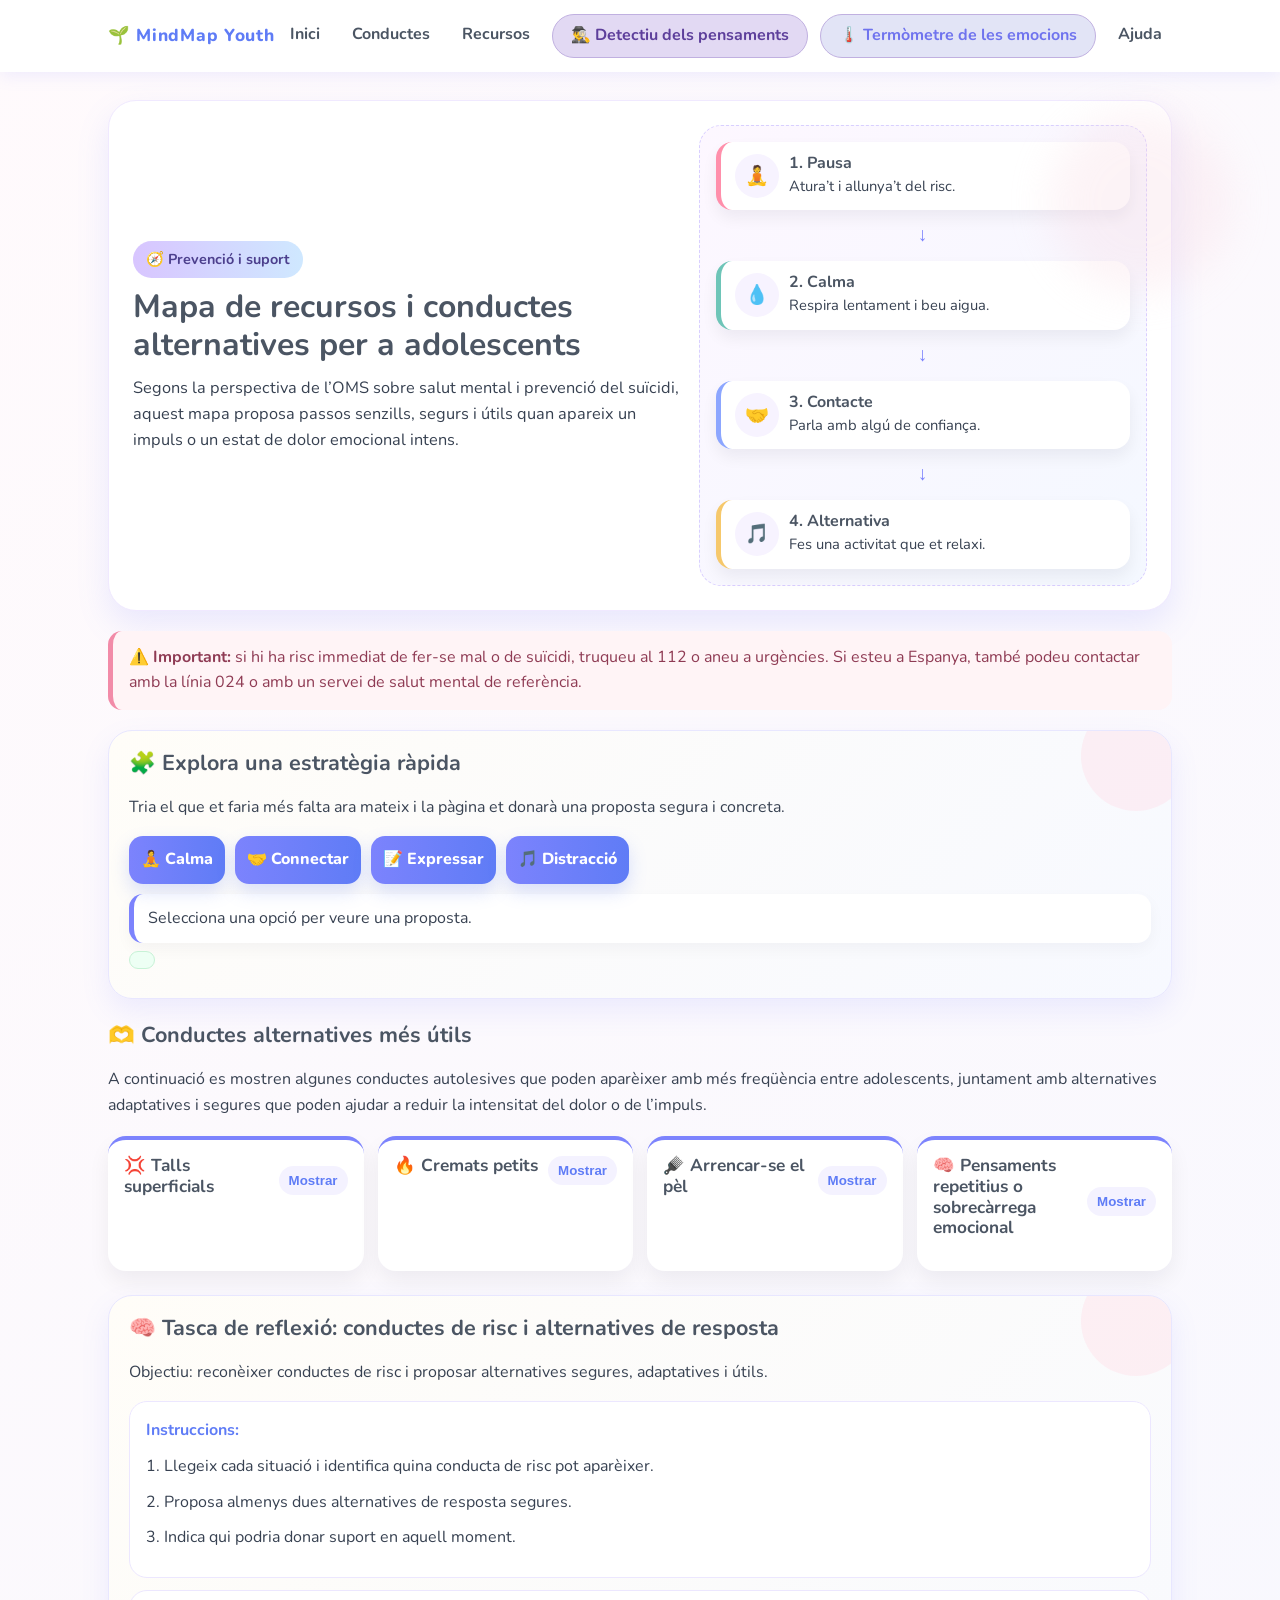
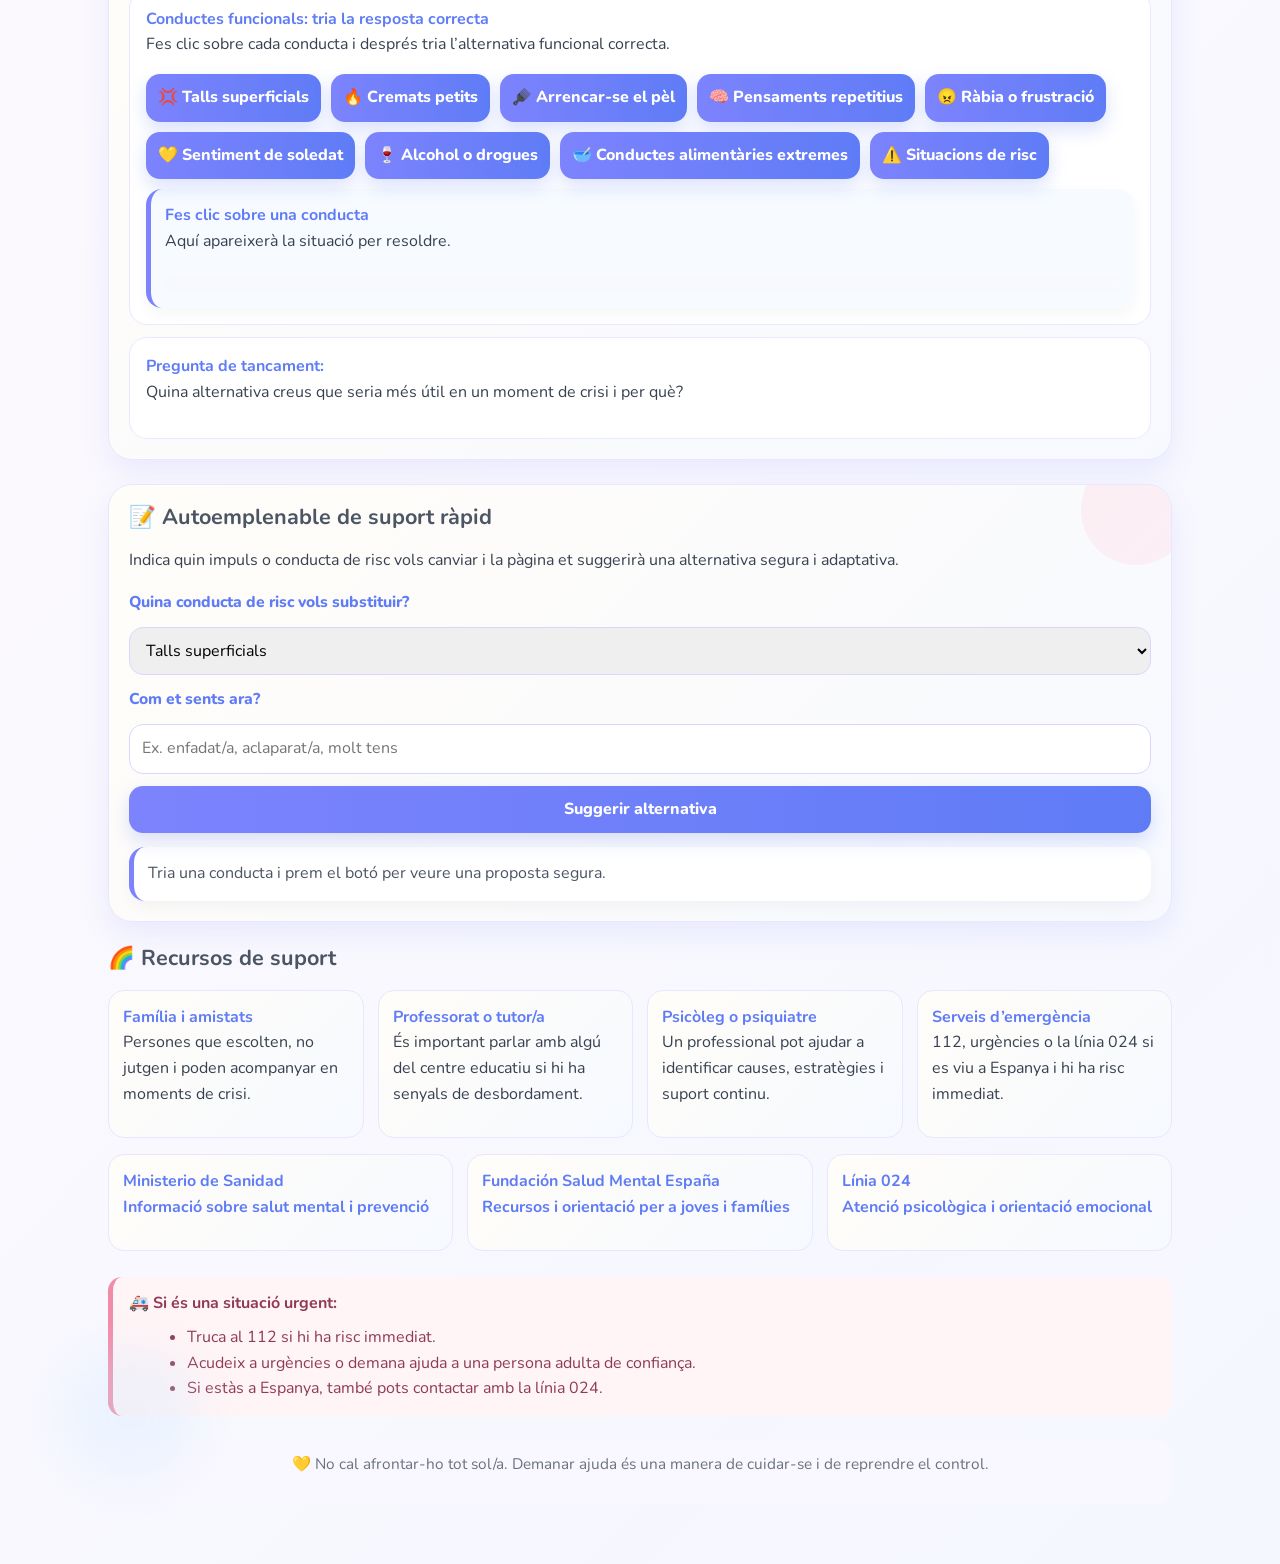
<file: index.html>
<!DOCTYPE html>
<html lang="ca">
<head>
  <meta charset="UTF-8" />
  <meta name="viewport" content="width=device-width, initial-scale=1.0" />
  <title>Mapa de recursos i conductes alternatives</title>
  <style>
    @import url('https://fonts.googleapis.com/css2?family=Nunito:wght@400;600;700;800&family=Manrope:wght@500;700;800&display=swap');

    :root {
      --rosa: #f7d6e0;
      --lila: #d8c5ff;
      --blau: #cfe8ff;
      --verd: #dff5e1;
      --groc: #fff2c2;
      --text: #374151;
      --titol: #4b5563;
      --blanc: #ffffff;
      --accent: #7c83fd;
      --accent-2: #5f7cf6;
    }

    * { box-sizing: border-box; }
    body {
      margin: 0;
      font-family: "Nunito", "Segoe UI", sans-serif;
      background: linear-gradient(135deg, #fffafc 0%, #f5f7ff 100%);
      color: var(--text);
      line-height: 1.6;
    }

    .barra-superior {
      background: rgba(255, 255, 255, 0.95);
      backdrop-filter: blur(8px);
      position: sticky;
      top: 0;
      z-index: 10;
      box-shadow: 0 4px 16px rgba(124, 131, 253, 0.12);
    }

    .barra-superior .contenidor-nav {
      max-width: 1100px;
      margin: 0 auto;
      padding: 14px 18px;
      display: flex;
      justify-content: space-between;
      align-items: center;
    }

    .logo {
      font-weight: 800;
      color: var(--accent-2);
      font-size: 1.08rem;
      letter-spacing: 0.04em;
    }

    .menu {
      display: flex;
      gap: 12px;
      flex-wrap: wrap;
    }

    .menu a {
      text-decoration: none;
      color: var(--titol);
      font-weight: 700;
      padding: 8px 10px;
      border-radius: 999px;
      transition: background 0.2s ease, color 0.2s ease;
    }

    .menu a:hover {
      background: #f2eaff;
      color: var(--accent);
    }

    .contenidor {
      max-width: 1100px;
      margin: 0 auto;
      padding: 28px 18px 60px;
      position: relative;
    }

    .blob {
      position: absolute;
      border-radius: 50%;
      filter: blur(20px);
      opacity: 0.28;
      z-index: 0;
      pointer-events: none;
    }

    .blob-rosa { width: 180px; height: 180px; background: var(--rosa); top: 40px; right: -40px; }
    .blob-blau { width: 140px; height: 140px; background: var(--blau); bottom: 80px; left: -30px; }

    header {
      background: var(--blanc);
      border-radius: 28px;
      padding: 24px;
      box-shadow: 0 14px 32px rgba(124, 131, 253, 0.15);
      margin-bottom: 20px;
      border: 1px solid #f0e9ff;
    }

    .etiqueta {
      display: inline-block;
      background: linear-gradient(90deg, var(--lila), var(--blau));
      color: #4c3f8d;
      padding: 7px 13px;
      border-radius: 999px;
      font-size: 0.9rem;
      font-weight: 700;
      margin-bottom: 10px;
    }

    h1, h2, h3 { line-height: 1.2; color: var(--titol); }
    h1 { font-size: 2rem; margin: 0 0 10px; }
    h2 { font-size: 1.35rem; margin-top: 0; }
    p { margin-top: 0; }

    .hero {
      display: grid;
      grid-template-columns: 1.1fr 0.9fr;
      gap: 18px;
      align-items: center;
    }

    .hero p { font-size: 1.02rem; }

    .mapa {
      background: linear-gradient(135deg, #fdf7ff 0%, #f4f8ff 100%);
      border-radius: 22px;
      padding: 16px;
      border: 1px dashed #d9cfff;
      display: grid;
      gap: 10px;
    }

    .nodo {
      background: var(--blanc);
      border-radius: 16px;
      padding: 12px 14px;
      box-shadow: 0 8px 16px rgba(15, 23, 42, 0.06);
      display: flex;
      align-items: center;
      gap: 10px;
    }

    .nodo:nth-child(1) { border-left: 5px solid #ff8fab; }
    .nodo:nth-child(3) { border-left: 5px solid #6ec5b8; }
    .nodo:nth-child(5) { border-left: 5px solid #8ca6ff; }
    .nodo:nth-child(7) { border-left: 5px solid #f6c86b; }

    .icono {
      width: 44px;
      height: 44px;
      border-radius: 50%;
      display: grid;
      place-items: center;
      font-size: 1.2rem;
      background: #f7f3ff;
    }

    .nodo h3 { margin: 0 0 2px; font-size: 1rem; }
    .nodo p { font-size: 0.92rem; margin: 0; }

    .fletxa { text-align: center; color: var(--accent); font-size: 1.2rem; font-weight: 700; }

    .alerta {
      background: #fff4f6;
      border-left: 5px solid #f28ba8;
      padding: 14px 16px;
      border-radius: 14px;
      margin: 20px 0;
      color: #8f3b54;
    }

    .selector-necessitats {
      display: flex;
      flex-wrap: wrap;
      gap: 10px;
      margin: 12px 0 10px;
    }

    .opcio-necessitat {
      border: 1px solid #d9d7ff;
      background: white;
      color: var(--accent-2);
      border-radius: 999px;
      padding: 8px 12px;
      font-weight: 700;
      cursor: pointer;
      transition: transform 0.2s ease, box-shadow 0.2s ease, background 0.2s ease;
    }

    .opcio-necessitat:hover {
      transform: translateY(-1px);
      box-shadow: 0 8px 16px rgba(92, 124, 246, 0.14);
    }

    .opcio-necessitat.escollida {
      background: linear-gradient(90deg, var(--accent), var(--accent-2));
      color: white;
      border-color: transparent;
    }

    .resposta-rapida {
      margin-top: 10px;
      padding: 12px 14px;
      border-radius: 14px;
      background: white;
      border-left: 5px solid var(--accent);
      box-shadow: 0 6px 16px rgba(15, 23, 42, 0.04);
    }

    .missatge-correcte {
      margin-top: 8px;
      padding: 8px 12px;
      border-radius: 12px;
      background: #edfff4;
      color: #1f7a45;
      font-weight: 800;
      border: 1px solid #c7f2d6;
      display: inline-block;
    }

    .targeta-cap {
      display: flex;
      justify-content: space-between;
      align-items: center;
      gap: 10px;
      margin-bottom: 8px;
    }

    .btn-expand {
      border: none;
      background: #f4f2ff;
      color: var(--accent-2);
      font-weight: 700;
      border-radius: 999px;
      padding: 7px 10px;
      cursor: pointer;
    }

    .detall-ocult[hidden] {
      display: none;
    }

    .graella {
      display: grid;
      grid-template-columns: repeat(auto-fit, minmax(250px, 1fr));
      gap: 14px;
      margin: 18px 0 24px;
    }

    .targeta {
      background: var(--blanc);
      border-radius: 18px;
      padding: 16px;
      box-shadow: 0 10px 22px rgba(15, 23, 42, 0.06);
      border-top: 4px solid var(--accent);
    }

    .targeta h3 { margin: 0 0 8px; font-size: 1.08rem; }
    .targeta ul { padding-left: 18px; margin: 0; }

    .formulari-seccio {
      background: linear-gradient(135deg, #fffdf8 0%, #f7f9ff 100%);
      border: 1px solid #e8e7ff;
      border-radius: 24px;
      padding: 20px;
      margin: 20px 0 24px;
      box-shadow: 0 12px 28px rgba(124, 131, 253, 0.12);
      position: relative;
      overflow: hidden;
    }

    .tasca {
      background: white;
      border-radius: 18px;
      padding: 16px;
      border: 1px solid #ece7ff;
      margin-top: 12px;
    }

    .tasca ol {
      padding-left: 18px;
      margin: 10px 0 0;
    }

    .tasca li {
      margin-bottom: 10px;
    }

    .tasca strong {
      color: var(--accent-2);
    }

    .selector-casos {
      display: flex;
      flex-wrap: wrap;
      gap: 10px;
      margin: 12px 0 10px;
    }

    .boto-cas {
      border: 1px solid #d9d7ff;
      background: white;
      color: var(--accent-2);
      border-radius: 999px;
      padding: 8px 12px;
      font-weight: 700;
      cursor: pointer;
      transition: transform 0.2s ease, box-shadow 0.2s ease, background 0.2s ease;
    }

    .boto-cas:hover {
      transform: translateY(-1px);
      box-shadow: 0 8px 16px rgba(92, 124, 246, 0.14);
    }

    .boto-cas.actiu {
      background: linear-gradient(90deg, var(--accent), var(--accent-2));
      color: white;
      border-color: transparent;
    }

    .resposta-cas {
      margin-top: 10px;
      padding: 14px;
      border-radius: 16px;
      background: #f7fbff;
      border-left: 5px solid var(--accent);
      box-shadow: 0 6px 16px rgba(15, 23, 42, 0.04);
    }

    .resposta-cas p {
      margin-bottom: 6px;
    }

    .opcions-resposta {
      display: grid;
      gap: 8px;
      margin-top: 10px;
    }

    .opcio-resposta {
      border: 1px solid #d9d7ff;
      background: white;
      color: var(--text);
      border-radius: 12px;
      padding: 10px 12px;
      text-align: left;
      cursor: pointer;
      font: inherit;
      transition: transform 0.2s ease, box-shadow 0.2s ease, border-color 0.2s ease;
    }

    .opcio-resposta:hover {
      transform: translateY(-1px);
      box-shadow: 0 6px 12px rgba(92, 124, 246, 0.12);
    }

    .opcio-resposta.correcta {
      border-color: #2f9e44;
      background: #f0fff4;
      color: #1f7a45;
    }

    .opcio-resposta.incorrecta {
      border-color: #e03131;
      background: #fff5f5;
      color: #c92a2a;
    }

    .feedback-resposta {
      margin-top: 10px;
      padding: 10px 12px;
      border-radius: 12px;
      background: #f7f9ff;
      color: var(--accent-2);
      font-weight: 700;
    }

    .formulari-seccio::before {
      content: "";
      position: absolute;
      top: -30px;
      right: -20px;
      width: 110px;
      height: 110px;
      background: rgba(255, 214, 227, 0.35);
      border-radius: 50%;
      pointer-events: none;
    }

    .formulari-seccio form {
      display: grid;
      gap: 12px;
      margin-top: 10px;
    }

    .formulari-seccio label {
      font-weight: 800;
      color: var(--accent-2);
      font-size: 0.98rem;
    }

    .formulari-seccio select,
    .formulari-seccio input,
    .formulari-seccio button {
      font: inherit;
      border-radius: 14px;
      border: 1px solid #d9d7ff;
      padding: 11px 12px;
    }

    .formulari-seccio button {
      background: linear-gradient(90deg, var(--accent), var(--accent-2));
      color: white;
      border: none;
      cursor: pointer;
      font-weight: 800;
      transition: transform 0.2s ease, box-shadow 0.2s ease;
      box-shadow: 0 8px 18px rgba(92, 124, 246, 0.22);
    }

    .formulari-seccio button:hover { transform: translateY(-1px); box-shadow: 0 10px 20px rgba(92, 124, 246, 0.26); }

    .resposta {
      margin-top: 14px;
      padding: 14px;
      background: white;
      border-radius: 16px;
      border-left: 5px solid var(--accent);
      color: #4b5563;
      box-shadow: 0 6px 16px rgba(15, 23, 42, 0.04);
    }

    .recursos {
      display: grid;
      grid-template-columns: repeat(auto-fit, minmax(220px, 1fr));
      gap: 14px;
      margin-top: 14px;
    }

    .recurs {
      background: linear-gradient(135deg, #fffdf8 0%, #f6f9ff 100%);
      border: 1px solid #e8e7ff;
      border-radius: 16px;
      padding: 14px;
    }

    .recurs strong { color: var(--accent-2); }
    .recurs a {
      color: var(--accent-2);
      font-weight: 700;
      text-decoration: none;
    }
    .recurs a:hover {
      text-decoration: underline;
    }

    .peu {
      margin-top: 24px;
      text-align: center;
      color: #6b7280;
      font-size: 0.96rem;
      background: #f9f7ff;
      border-radius: 16px;
      padding: 12px;
    }

    @media (max-width: 780px) {
      .hero { grid-template-columns: 1fr; }
    }

    @media (max-width: 640px) {
      h1 { font-size: 1.6rem; }
      header { padding: 20px; }
    }
  </style>
</head>
<body>
  <nav class="barra-superior">
    <div class="contenidor-nav">
      <div class="logo">🌱 MindMap Youth</div>
      <div class="menu">
        <a href="#inici">Inici</a>
        <a href="#conductes">Conductes</a>
        <a href="#recursos">Recursos</a>
<a href="detectiu_pensaments.html" style="background-color: #E2D9F3; color: #5D3F9B; padding: 8px 18px; border-radius: 50px; text-decoration: none; font-weight: bold; display: inline-block; border: 1.5px solid #C0B0E0; transition: background-color 0.3s ease;">🕵️‍♂️ Detectiu dels pensaments</a>
<a href="termometre.html" style="background-color: #e2e4f6; color: #6f73ee; padding: 8px 18px; border-radius: 50px; text-decoration: none; font-weight: bold; display: inline-block; border: 1.5px solid #C0B0E0; transition: background-color 0.3s ease;">🌡️ Termòmetre de les emocions</a> 
        <a href="#ajuda">Ajuda</a>
      </div>
    </div>
  </nav>

  <main class="contenidor" id="inici">
    <div class="blob blob-rosa"></div>
    <div class="blob blob-blau"></div>
    <header>
      <div class="hero">
        <div>
          <span class="etiqueta">🧭 Prevenció i suport</span>
          <h1>Mapa de recursos i conductes alternatives per a adolescents</h1>
          <p>Segons la perspectiva de l’OMS sobre salut mental i prevenció del suïcidi, aquest mapa proposa passos senzills, segurs i útils quan apareix un impuls o un estat de dolor emocional intens.</p>
        </div>
        <div class="mapa">
          <div class="nodo">
            <div class="icono">🧘</div>
            <div><h3>1. Pausa</h3><p>Atura’t i allunya’t del risc.</p></div>
          </div>
          <div class="fletxa">↓</div>
          <div class="nodo">
            <div class="icono">💧</div>
            <div><h3>2. Calma</h3><p>Respira lentament i beu aigua.</p></div>
          </div>
          <div class="fletxa">↓</div>
          <div class="nodo">
            <div class="icono">🤝</div>
            <div><h3>3. Contacte</h3><p>Parla amb algú de confiança.</p></div>
          </div>
          <div class="fletxa">↓</div>
          <div class="nodo">
            <div class="icono">🎵</div>
            <div><h3>4. Alternativa</h3><p>Fes una activitat que et relaxi.</p></div>
          </div>
        </div>
      </div>
    </header>

    <section class="alerta">
      <strong>⚠️ Important:</strong> si hi ha risc immediat de fer-se mal o de suïcidi, truqueu al 112 o aneu a urgències. Si esteu a Espanya, també podeu contactar amb la línia 024 o amb un servei de salut mental de referència.
    </section>

    <section class="formulari-seccio" aria-labelledby="explora-titol">
      <h2 id="explora-titol">🧩 Explora una estratègia ràpida</h2>
      <p>Tria el que et faria més falta ara mateix i la pàgina et donarà una proposta segura i concreta.</p>
      <div class="selector-necessitats" role="group" aria-label="Escull una necessitat">
        <button class="opcio-necessitat" type="button" data-necessitat="calma">🧘 Calma</button>
        <button class="opcio-necessitat" type="button" data-necessitat="connectar">🤝 Connectar</button>
        <button class="opcio-necessitat" type="button" data-necessitat="expressar">📝 Expressar</button>
        <button class="opcio-necessitat" type="button" data-necessitat="distraccio">🎵 Distracció</button>
      </div>
      <div class="resposta-rapida" id="respostaRapida">Selecciona una opció per veure una proposta.</div>
      <div class="missatge-correcte" id="missatgeCorrecte" aria-live="polite"></div>
    </section>

    <section id="conductes">
      <h2>🫶 Conductes alternatives més útils</h2>
      <p>A continuació es mostren algunes conductes autolesives que poden aparèixer amb més freqüència entre adolescents, juntament amb alternatives adaptatives i segures que poden ajudar a reduir la intensitat del dolor o de l’impuls.</p>
      <div class="graella">
        <article class="targeta">
          <div class="targeta-cap">
            <h3>💢 Talls superficials</h3>
            <button class="btn-expand" type="button" data-target="detall-talls">Mostrar</button>
          </div>
          <div class="detall-ocult" id="detall-talls" hidden>
            <ul>
              <li>Alternativa: pressionar una pilota o una manta amb força.</li>
              <li>Alternativa: fer estiraments o caminar ràpidament durant 10 minuts.</li>
              <li>Alternativa: escriure el que es sent en un full o en una aplicació de notes.</li>
              <li>Recordatori: si hi ha risc immediat, demanar ajuda professional.</li>
            </ul>
          </div>
        </article>

        <article class="targeta">
          <div class="targeta-cap">
            <h3>🔥 Cremats petits</h3>
            <button class="btn-expand" type="button" data-target="detall-cremats">Mostrar</button>
          </div>
          <div class="detall-ocult" id="detall-cremats" hidden>
            <ul>
              <li>Alternativa: col·locar una compressa tèbia o una roba suau sobre la zona de tensió.</li>
              <li>Alternativa: posar-se una peça de roba o una manta calenta com a sensació de confort.</li>
              <li>Alternativa: fer respiracions lentes i comptar fins a 100 per allunyar-se de l’impuls.</li>
              <li>Recordatori: si el dolor o la urgència persisteixen, contactar amb algú de confiança.</li>
            </ul>
          </div>
        </article>

        <article class="targeta">
          <div class="targeta-cap">
            <h3>🪮 Arrencar-se el pèl</h3>
            <button class="btn-expand" type="button" data-target="detall-pels">Mostrar</button>
          </div>
          <div class="detall-ocult" id="detall-pels" hidden>
            <ul>
              <li>Alternativa: subjectar una goma elàstica o un objecte de textura suau amb la mà.</li>
              <li>Alternativa: fer servir una eina de relaxació com ara un anell de stress o una pilota antiestrès.</li>
              <li>Alternativa: canviar de lloc i anar a un espai amb gent o amb llum natural.</li>
              <li>Recordatori: la sensació de control pot venir de la pausa i la connexió social.</li>
            </ul>
          </div>
        </article>

        <article class="targeta">
          <div class="targeta-cap">
            <h3>🧠 Pensaments repetitius o sobrecàrrega emocional</h3>
            <button class="btn-expand" type="button" data-target="detall-pensaments">Mostrar</button>
          </div>
          <div class="detall-ocult" id="detall-pensaments" hidden>
            <ul>
              <li>Alternativa: fer respiracions 4-4-6 durant 2 minuts.</li>
              <li>Alternativa: parlar amb una persona de confiança o enviar un missatge curt.</li>
              <li>Alternativa: fer una activitat creativa com dibuixar, escoltar música o escriure.</li>
              <li>Recordatori: si el pensament és persistent, demanar suport professional és una decisió valent.</li>
            </ul>
          </div>
        </article>
      </div>
    </section>

    <section class="formulari-seccio" aria-labelledby="tasca-titol">
      <h2 id="tasca-titol">🧠 Tasca de reflexió: conductes de risc i alternatives de resposta</h2>
      <p>Objectiu: reconèixer conductes de risc i proposar alternatives segures, adaptatives i útils.</p>
      <div class="tasca">
        <strong>Instruccions:</strong>
        <ol>
          <li>Llegeix cada situació i identifica quina conducta de risc pot aparèixer.</li>
          <li>Proposa almenys dues alternatives de resposta segures.</li>
          <li>Indica qui podria donar suport en aquell moment.</li>
        </ol>
      </div>
      <div class="tasca">
        <strong>Conductes funcionals: tria la resposta correcta</strong>
        <p>Fes clic sobre cada conducta i després tria l’alternativa funcional correcta.</p>
        <div class="selector-casos">
          <button class="boto-cas" type="button" data-cas="talls">💢 Talls superficials</button>
          <button class="boto-cas" type="button" data-cas="cremats">🔥 Cremats petits</button>
          <button class="boto-cas" type="button" data-cas="pels">🪮 Arrencar-se el pèl</button>
          <button class="boto-cas" type="button" data-cas="pensaments">🧠 Pensaments repetitius</button>
          <button class="boto-cas" type="button" data-cas="rabia">😠 Ràbia o frustració</button>
          <button class="boto-cas" type="button" data-cas="soledat">💛 Sentiment de soledat</button>
          <button class="boto-cas" type="button" data-cas="drogues">🍷 Alcohol o drogues</button>
          <button class="boto-cas" type="button" data-cas="alimentacio">🥣 Conductes alimentàries extremes</button>
          <button class="boto-cas" type="button" data-cas="perill">⚠️ Situacions de risc</button>
        </div>
        <div class="resposta-cas" id="respostaCas">
          <strong id="titolCas">Fes clic sobre una conducta</strong>
          <p id="textCas">Aquí apareixerà la situació per resoldre.</p>
          <div class="opcions-resposta" id="opcionsResposta"></div>
          <div class="feedback-resposta" id="feedbackResposta"></div>
        </div>
      </div>
      <div class="tasca">
        <strong>Pregunta de tancament:</strong>
        <p>Quina alternativa creus que seria més útil en un moment de crisi i per què?</p>
      </div>
    </section>

    <section class="formulari-seccio" aria-labelledby="autoajuda-titol">
      <h2 id="autoajuda-titol">📝 Autoemplenable de suport ràpid</h2>
      <p>Indica quin impuls o conducta de risc vols canviar i la pàgina et suggerirà una alternativa segura i adaptativa.</p>
      <form id="selectorAlternatives">
        <label for="conducta">Quina conducta de risc vols substituir?</label>
        <select id="conducta" name="conducta">
          <option value="talls">Talls superficials</option>
          <option value="cremats">Cremats petits</option>
          <option value="pels">Arrencar-se el pèl</option>
          <option value="pensaments">Pensaments repetitius</option>
          <option value="rabia">Ràbia o frustració intensa</option>
          <option value="soledat">Sentiment de soledat</option>
        </select>

        <label for="estat">Com et sents ara?</label>
        <input id="estat" name="estat" type="text" placeholder="Ex. enfadat/a, aclaparat/a, molt tens" />

        <button type="submit">Suggerir alternativa</button>
      </form>

      <div class="resposta" id="resposta" aria-live="polite">
        Tria una conducta i prem el botó per veure una proposta segura.
      </div>
    </section>

    <section id="recursos">
      <h2>🌈 Recursos de suport</h2>
      <div class="recursos">
        <div class="recurs">
          <strong>Família i amistats</strong>
          <p>Persones que escolten, no jutgen i poden acompanyar en moments de crisi.</p>
        </div>
        <div class="recurs">
          <strong>Professorat o tutor/a</strong>
          <p>És important parlar amb algú del centre educatiu si hi ha senyals de desbordament.</p>
        </div>
        <div class="recurs">
          <strong>Psicòleg o psiquiatre</strong>
          <p>Un professional pot ajudar a identificar causes, estratègies i suport continu.</p>
        </div>
        <div class="recurs">
          <strong>Serveis d’emergència</strong>
          <p>112, urgències o la línia 024 si es viu a Espanya i hi ha risc immediat.</p>
        </div>
      </div>

      <div class="recursos" style="margin-top: 16px;">
        <div class="recurs">
          <strong>Ministerio de Sanidad</strong>
          <p><a href="https://www.sanidad.gob.es/ciudadanos/saludMental/home.htm" target="_blank" rel="noopener noreferrer">Informació sobre salut mental i prevenció</a></p>
        </div>
        <div class="recurs">
          <strong>Fundación Salud Mental España</strong>
          <p><a href="https://www.fundacionsaludmental.org/" target="_blank" rel="noopener noreferrer">Recursos i orientació per a joves i famílies</a></p>
        </div>
        <div class="recurs">
          <strong>Línia 024</strong>
          <p><a href="https://www.024info.com/" target="_blank" rel="noopener noreferrer">Atenció psicològica i orientació emocional</a></p>
        </div>
      </div>
    </section>

    <section class="alerta" id="ajuda" style="margin-top: 26px;">
      <strong>🚑 Si és una situació urgent:</strong>
      <ul style="margin: 8px 0 0 18px;">
        <li>Truca al 112 si hi ha risc immediat.</li>
        <li>Acudeix a urgències o demana ajuda a una persona adulta de confiança.</li>
        <li>Si estàs a Espanya, també pots contactar amb la línia 024.</li>
      </ul>
    </section>

    <section class="peu">
      <p>💛 No cal afrontar-ho tot sol/a. Demanar ajuda és una manera de cuidar-se i de reprendre el control.</p>
    </section>
  </main>

  <script src="js/script.js"></script>
</body>
</html>
</file>
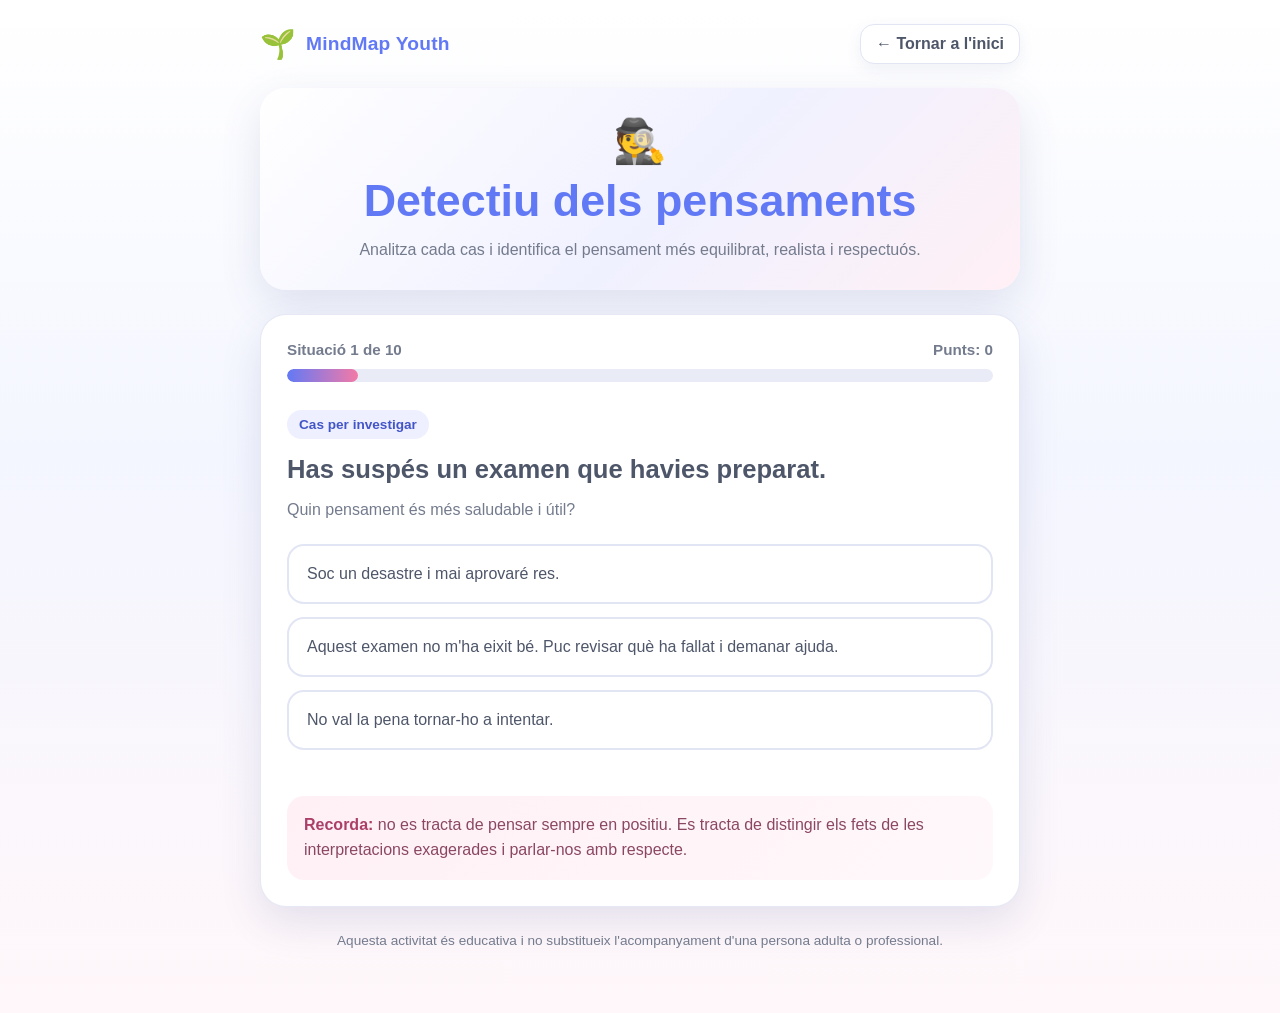
<file: detectiu_pensaments.html>
<!DOCTYPE html>
<html lang="ca">
<head>
  <meta charset="UTF-8">

  <meta
    name="viewport"
    content="width=device-width, initial-scale=1.0"
  >

  <title>Detectiu dels pensaments | MindMap Youth</title>

  <style>
    :root {
      --blau: #6279f5;
      --blau-fosc: #4355c7;
      --lila-clar: #eef0ff;
      --rosa: #f37aa7;
      --rosa-clar: #fff0f5;
      --verd: #2e9d68;
      --verd-clar: #eaf8f0;
      --roig: #c94d62;
      --roig-clar: #fff0f2;
      --text: #4e5669;
      --text-secundari: #737b8d;
      --blanc: #ffffff;
      --fons: #f4f6ff;
      --vora: #e2e6f4;
      --ombra: 0 15px 40px rgba(72, 83, 140, 0.14);
    }

    * {
      box-sizing: border-box;
    }

    html {
      scroll-behavior: smooth;
    }

    body {
      margin: 0;
      min-height: 100vh;
      font-family:
        Arial,
        Helvetica,
        sans-serif;
      color: var(--text);
      background:
        linear-gradient(
          180deg,
          #ffffff 0%,
          #f4f6ff 45%,
          #fff7fa 100%
        );
    }

    button,
    a {
      font: inherit;
    }

    button:focus-visible,
    a:focus-visible {
      outline: 3px solid rgba(98, 121, 245, 0.35);
      outline-offset: 3px;
    }

    .pagina {
      width: min(760px, 92%);
      margin: 0 auto;
      padding: 24px 0 48px;
    }

    .barra-superior {
      display: flex;
      align-items: center;
      justify-content: space-between;
      gap: 16px;
      margin-bottom: 24px;
    }

    .marca {
      display: flex;
      align-items: center;
      gap: 10px;
      text-decoration: none;
    }

    .marca-icona {
      font-size: 1.8rem;
    }

    .marca-text {
      color: var(--blau);
      font-size: 1.2rem;
      font-weight: 800;
      letter-spacing: 0.2px;
    }

    .boto-tornar {
      display: inline-flex;
      align-items: center;
      justify-content: center;
      gap: 7px;
      padding: 10px 15px;
      border: 1px solid var(--vora);
      border-radius: 14px;
      color: var(--text);
      background: var(--blanc);
      text-decoration: none;
      font-weight: 700;
      box-shadow: 0 5px 15px rgba(72, 83, 140, 0.08);
      transition:
        transform 0.2s ease,
        border-color 0.2s ease;
    }

    .boto-tornar:hover {
      transform: translateY(-2px);
      border-color: var(--blau);
    }

    .capcalera {
      margin-bottom: 24px;
      padding: 28px;
      border-radius: 26px;
      background:
        linear-gradient(
          135deg,
          #ffffff 0%,
          #f0f1ff 55%,
          #fff0f5 100%
        );
      box-shadow: var(--ombra);
      text-align: center;
    }

    .capcalera-icona {
      display: block;
      margin-bottom: 8px;
      font-size: 2.7rem;
    }

    .capcalera h1 {
      margin: 0 0 10px;
      color: var(--blau);
      font-size: clamp(1.9rem, 6vw, 2.8rem);
      line-height: 1.15;
    }

    .capcalera p {
      max-width: 590px;
      margin: 0 auto;
      color: var(--text-secundari);
      line-height: 1.6;
    }

    .targeta {
      padding: 26px;
      border: 1px solid rgba(226, 230, 244, 0.85);
      border-radius: 26px;
      background-color: var(--blanc);
      box-shadow: var(--ombra);
    }

    .progres-capcalera {
      display: flex;
      justify-content: space-between;
      gap: 16px;
      margin-bottom: 11px;
      color: var(--text-secundari);
      font-size: 0.95rem;
      font-weight: 700;
    }

    .barra-progres {
      width: 100%;
      height: 13px;
      margin-bottom: 28px;
      overflow: hidden;
      border-radius: 999px;
      background-color: #e9ecf7;
    }

    .barra-progres-interior {
      width: 10%;
      height: 100%;
      border-radius: inherit;
      background:
        linear-gradient(
          90deg,
          var(--blau),
          var(--rosa)
        );
      transition: width 0.35s ease;
    }

    .etiqueta {
      display: inline-block;
      margin-bottom: 13px;
      padding: 7px 12px;
      border-radius: 999px;
      color: var(--blau-fosc);
      background-color: var(--lila-clar);
      font-size: 0.85rem;
      font-weight: 800;
    }

    .situacio {
      margin: 0 0 10px;
      color: var(--text);
      font-size: clamp(1.25rem, 4vw, 1.6rem);
      line-height: 1.4;
    }

    .pregunta {
      margin: 0 0 22px;
      color: var(--text-secundari);
      line-height: 1.5;
    }

    .opcions {
      display: grid;
      gap: 13px;
    }

    .opcio {
      position: relative;
      width: 100%;
      padding: 16px 18px;
      border: 2px solid var(--vora);
      border-radius: 17px;
      color: var(--text);
      background-color: var(--blanc);
      text-align: left;
      line-height: 1.5;
      cursor: pointer;
      transition:
        transform 0.2s ease,
        border-color 0.2s ease,
        background-color 0.2s ease;
    }

    .opcio:hover:not(:disabled) {
      transform: translateY(-2px);
      border-color: var(--blau);
      background-color: #f7f8ff;
    }

    .opcio:disabled {
      cursor: default;
    }

    .opcio.correcta {
      border-color: var(--verd);
      color: #20784e;
      background-color: var(--verd-clar);
    }

    .opcio.incorrecta {
      border-color: var(--roig);
      color: #a43a4e;
      background-color: var(--roig-clar);
    }

    .feedback {
      display: none;
      margin-top: 22px;
      padding: 18px;
      border-radius: 17px;
      line-height: 1.6;
    }

    .feedback.visible {
      display: block;
    }

    .feedback.correcte {
      border-left: 5px solid var(--verd);
      background-color: var(--verd-clar);
    }

    .feedback.incorrecte {
      border-left: 5px solid var(--roig);
      background-color: var(--roig-clar);
    }

    .feedback h3 {
      margin: 0 0 7px;
    }

    .feedback p {
      margin: 0;
    }

    .zona-accio {
      display: flex;
      justify-content: flex-end;
      margin-top: 22px;
    }

    .boto-principal {
      display: none;
      padding: 13px 21px;
      border: 0;
      border-radius: 14px;
      color: var(--blanc);
      background:
        linear-gradient(
          135deg,
          var(--blau),
          var(--blau-fosc)
        );
      font-weight: 800;
      cursor: pointer;
      box-shadow: 0 8px 20px rgba(67, 85, 199, 0.22);
      transition:
        transform 0.2s ease,
        opacity 0.2s ease;
    }

    .boto-principal.visible {
      display: inline-block;
    }

    .boto-principal:hover {
      transform: translateY(-2px);
      opacity: 0.94;
    }

    .recordatori {
      margin-top: 24px;
      padding: 17px;
      border-radius: 17px;
      color: #8b4762;
      background:
        linear-gradient(
          135deg,
          var(--rosa-clar),
          #fff8fb
        );
      line-height: 1.55;
    }

    .recordatori strong {
      color: #ab3f68;
    }

    .pantalla-final {
      display: none;
      text-align: center;
    }

    .pantalla-final.visible {
      display: block;
    }

    .final-icona {
      margin-bottom: 10px;
      font-size: 3rem;
    }

    .pantalla-final h2 {
      margin: 0;
      color: var(--blau);
      font-size: 2rem;
    }

    .puntuacio-final {
      margin: 22px 0;
      color: var(--rosa);
      font-size: clamp(2rem, 8vw, 3rem);
      font-weight: 900;
    }

    .missatge-final {
      margin-bottom: 22px;
      padding: 20px;
      border-radius: 18px;
      background-color: var(--lila-clar);
      line-height: 1.65;
    }

    .aprenentatge-final {
      margin-bottom: 24px;
      padding: 19px;
      border-radius: 18px;
      background-color: var(--rosa-clar);
      text-align: left;
      line-height: 1.65;
    }

    .aprenentatge-final h3 {
      margin-top: 0;
      color: #a74669;
    }

    .aprenentatge-final ul {
      margin-bottom: 0;
      padding-left: 22px;
    }

    .botons-finals {
      display: flex;
      justify-content: center;
      flex-wrap: wrap;
      gap: 12px;
    }

    .boto-reiniciar {
      display: inline-flex;
      align-items: center;
      justify-content: center;
      padding: 13px 20px;
      border: 0;
      border-radius: 14px;
      color: var(--blanc);
      background:
        linear-gradient(
          135deg,
          var(--blau),
          var(--blau-fosc)
        );
      font-weight: 800;
      cursor: pointer;
    }

    .peu {
      margin-top: 24px;
      color: var(--text-secundari);
      font-size: 0.85rem;
      line-height: 1.5;
      text-align: center;
    }

    @media (max-width: 600px) {
      .pagina {
        width: min(94%, 760px);
        padding-top: 16px;
      }

      .barra-superior {
        align-items: stretch;
        flex-direction: column;
      }

      .marca {
        justify-content: center;
      }

      .boto-tornar {
        width: 100%;
      }

      .capcalera,
      .targeta {
        padding: 21px;
        border-radius: 22px;
      }

      .progres-capcalera {
        align-items: flex-start;
        flex-direction: column;
        gap: 5px;
      }

      .zona-accio,
      .boto-principal {
        width: 100%;
      }

      .boto-principal.visible {
        display: block;
      }

      .botons-finals {
        flex-direction: column;
      }

      .botons-finals a,
      .boto-reiniciar {
        width: 100%;
      }
    }
  </style>
</head>

<body>
  <main class="pagina">
    <div class="barra-superior">
      <a
        class="marca"
        href="index.html"
        aria-label="Tornar a MindMap Youth"
      >
        <span class="marca-icona">🌱</span>
        <span class="marca-text">MindMap Youth</span>
      </a>

      <a
        class="boto-tornar"
        href="index.html"
      >
        ← Tornar a l'inici
      </a>
    </div>

    <header class="capcalera">
      <span class="capcalera-icona">🕵️</span>

      <h1>Detectiu dels pensaments</h1>

      <p>
        Analitza cada cas i identifica el pensament més
        equilibrat, realista i respectuós.
      </p>
    </header>

    <section
      id="zonaJoc"
      class="targeta"
    >
      <div class="progres-capcalera">
        <span id="numeroPregunta">
          Situació 1 de 10
        </span>

        <span id="puntuacio">
          Punts: 0
        </span>
      </div>

      <div
        class="barra-progres"
        role="progressbar"
        aria-label="Progrés de l'activitat"
        aria-valuemin="0"
        aria-valuemax="100"
        aria-valuenow="10"
      >
        <div
          id="barraProgres"
          class="barra-progres-interior"
        ></div>
      </div>

      <span class="etiqueta">
        Cas per investigar
      </span>

      <h2
        id="situacio"
        class="situacio"
      ></h2>

      <p class="pregunta">
        Quin pensament és més saludable i útil?
      </p>

      <div
        id="opcions"
        class="opcions"
      ></div>

      <div
        id="feedback"
        class="feedback"
        aria-live="polite"
      >
        <h3 id="titolFeedback"></h3>
        <p id="textFeedback"></p>
      </div>

      <div class="zona-accio">
        <button
          id="botoSeguent"
          class="boto-principal"
          type="button"
        >
          Següent situació
        </button>
      </div>

      <div class="recordatori">
        <strong>Recorda:</strong>
        no es tracta de pensar sempre en positiu.
        Es tracta de distingir els fets de les
        interpretacions exagerades i parlar-nos amb respecte.
      </div>
    </section>

    <section
      id="pantallaFinal"
      class="targeta pantalla-final"
    >
      <div class="final-icona">🎉</div>

      <h2>Investigació completada</h2>

      <div
        id="puntuacioFinal"
        class="puntuacio-final"
      ></div>

      <div
        id="missatgeFinal"
        class="missatge-final"
      ></div>

      <div class="aprenentatge-final">
        <h3>Què has practicat?</h3>

        <ul>
          <li>
            Diferenciar un fet d'una interpretació.
          </li>

          <li>
            Evitar conclusions precipitades.
          </li>

          <li>
            Acceptar els errors sense atacar-te.
          </li>

          <li>
            Buscar alternatives més realistes.
          </li>
        </ul>
      </div>

      <div class="botons-finals">
        <a
          class="boto-tornar"
          href="index.html"
        >
          ← Tornar a l'inici
        </a>

        <button
          id="reiniciarJoc"
          class="boto-reiniciar"
          type="button"
        >
          Repetir l'activitat
        </button>
      </div>
    </section>

    <p class="peu">
      Aquesta activitat és educativa i no substitueix
      l'acompanyament d'una persona adulta o professional.
    </p>
  </main>

  <script src="js/detectiu.js"></script>
</body>
</html>
</file>
